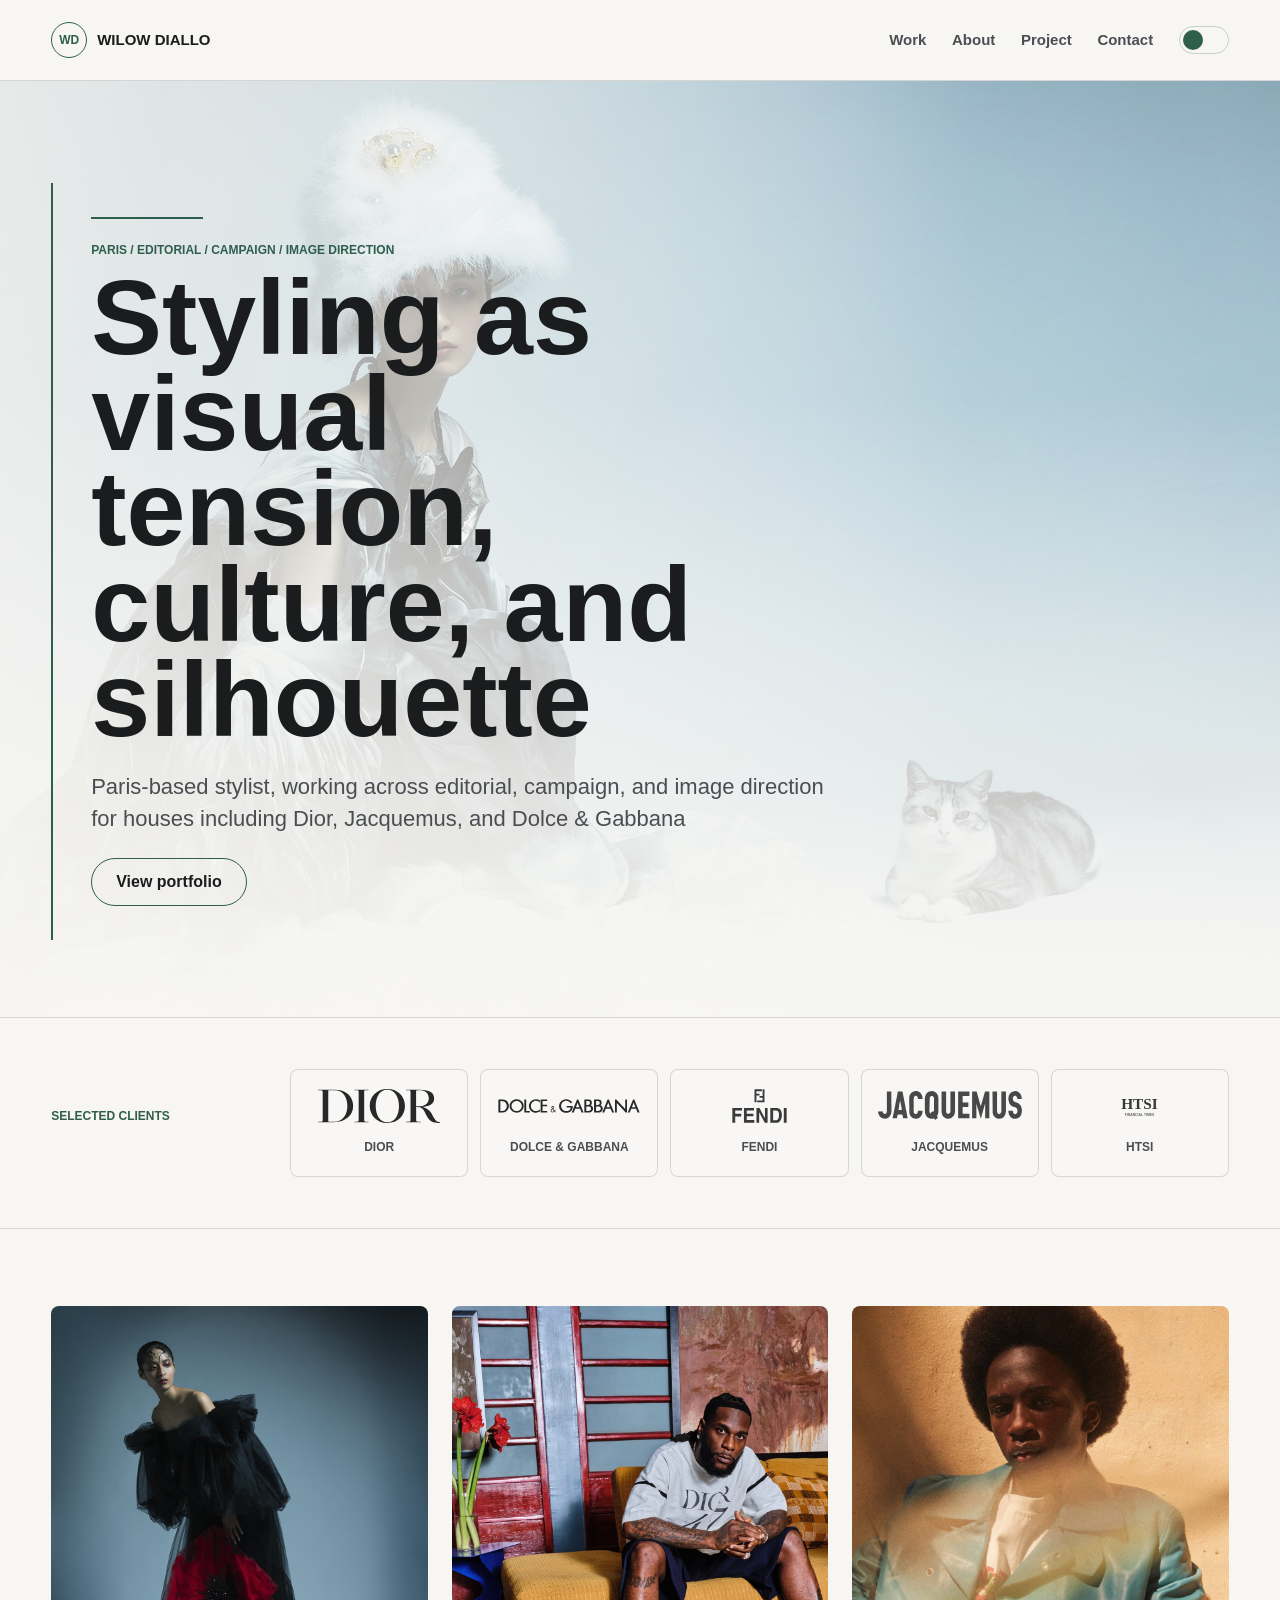
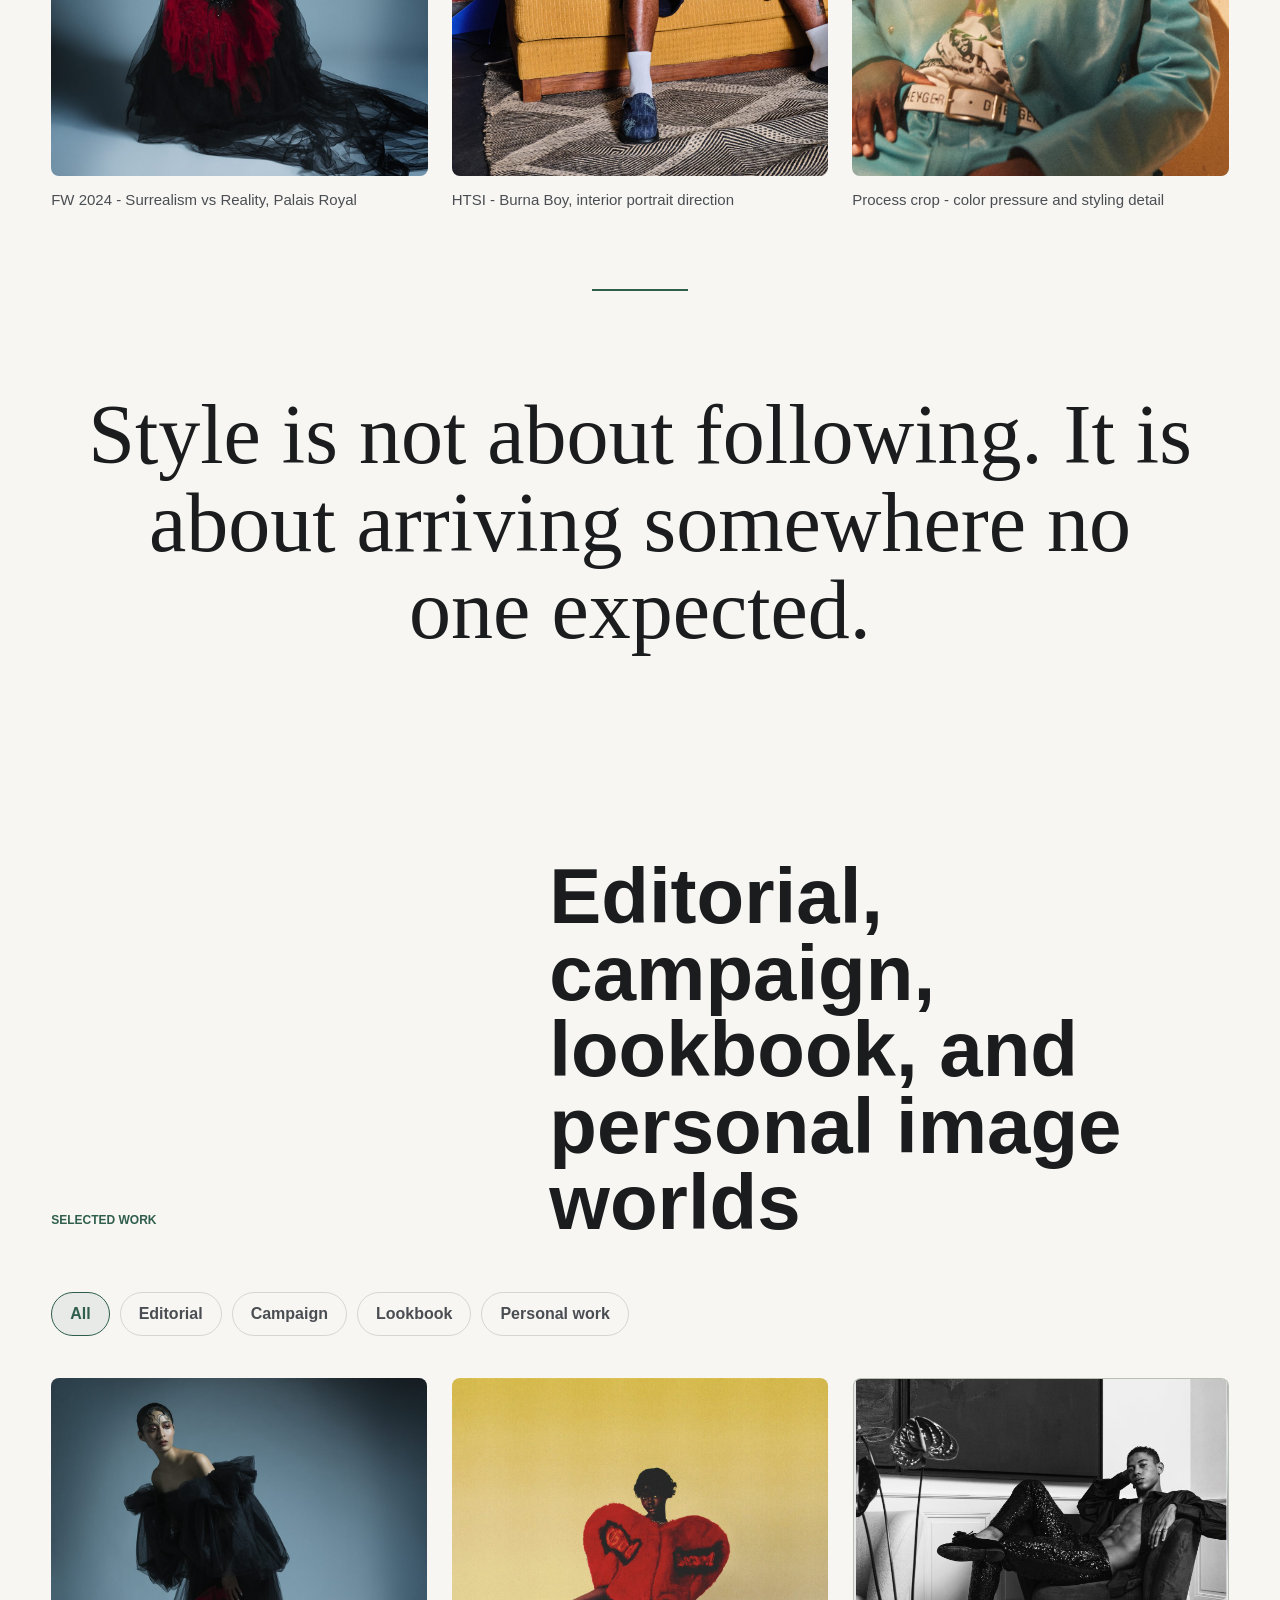
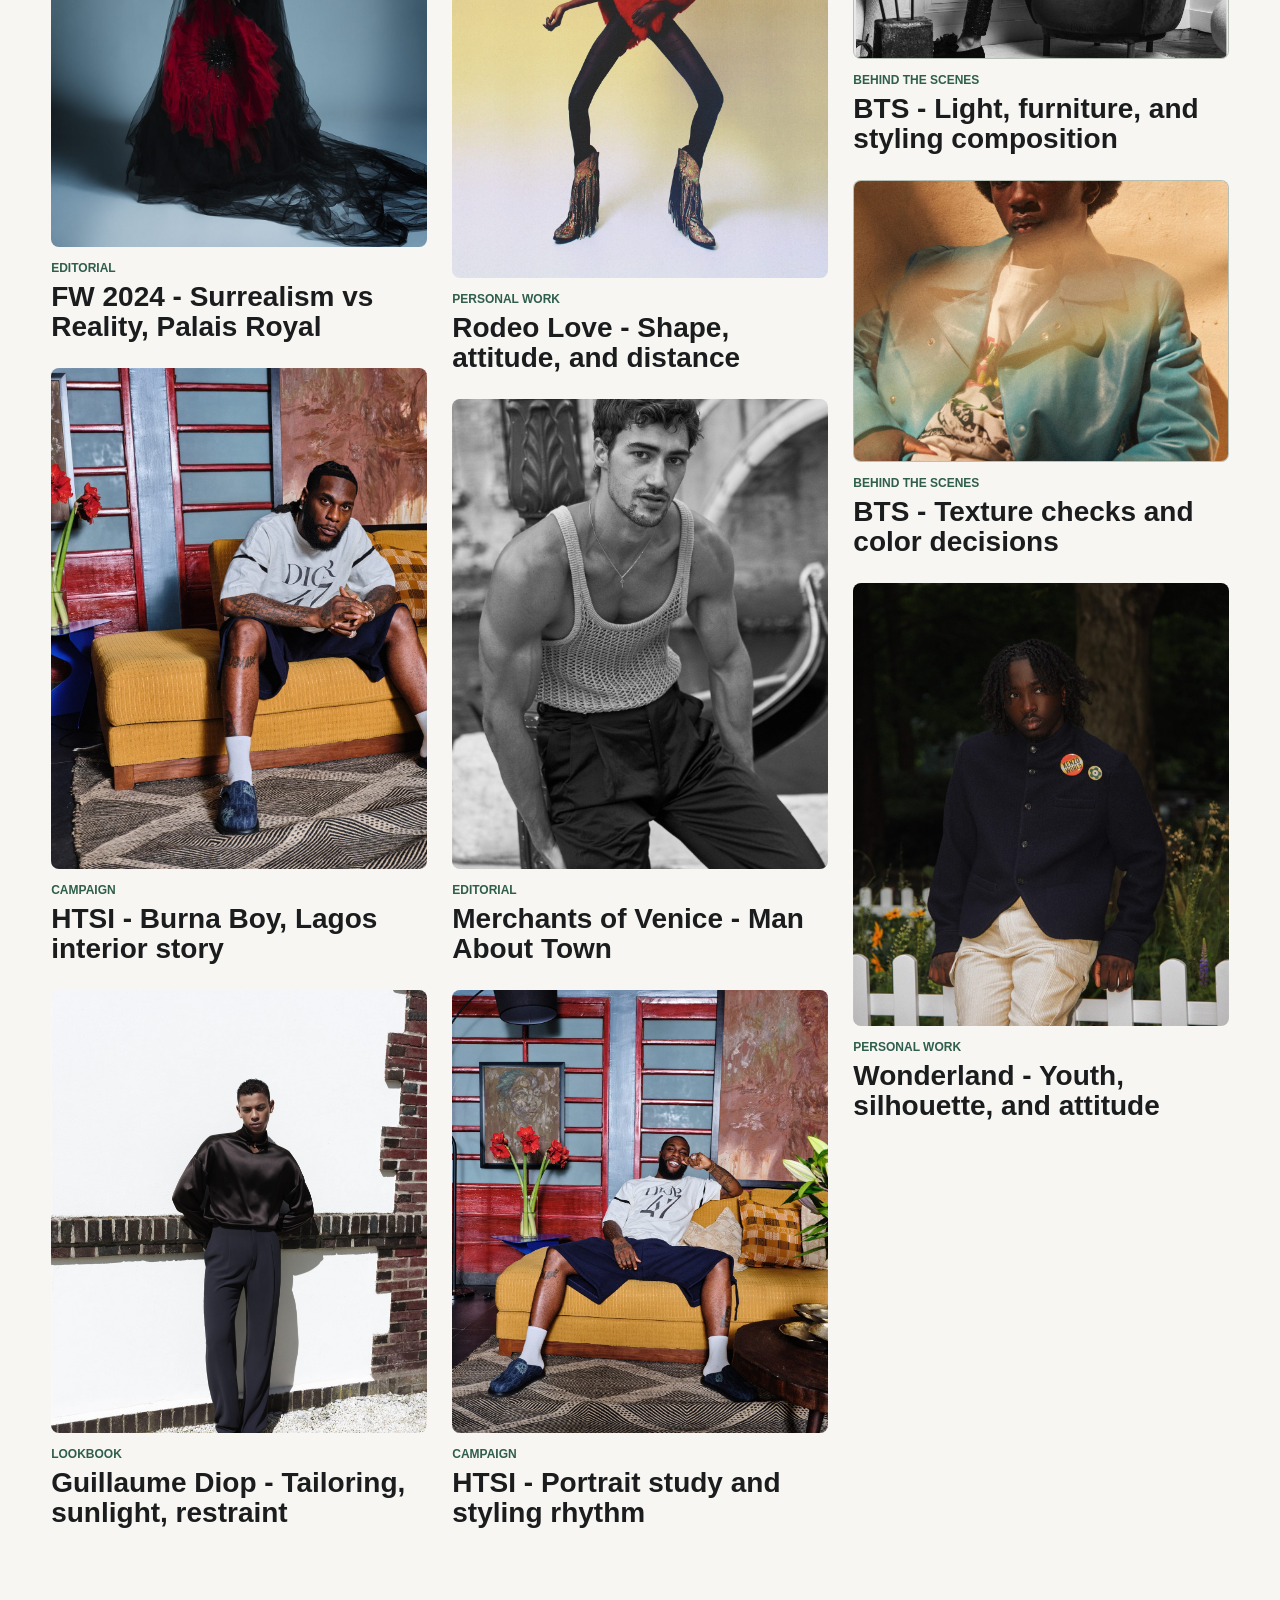
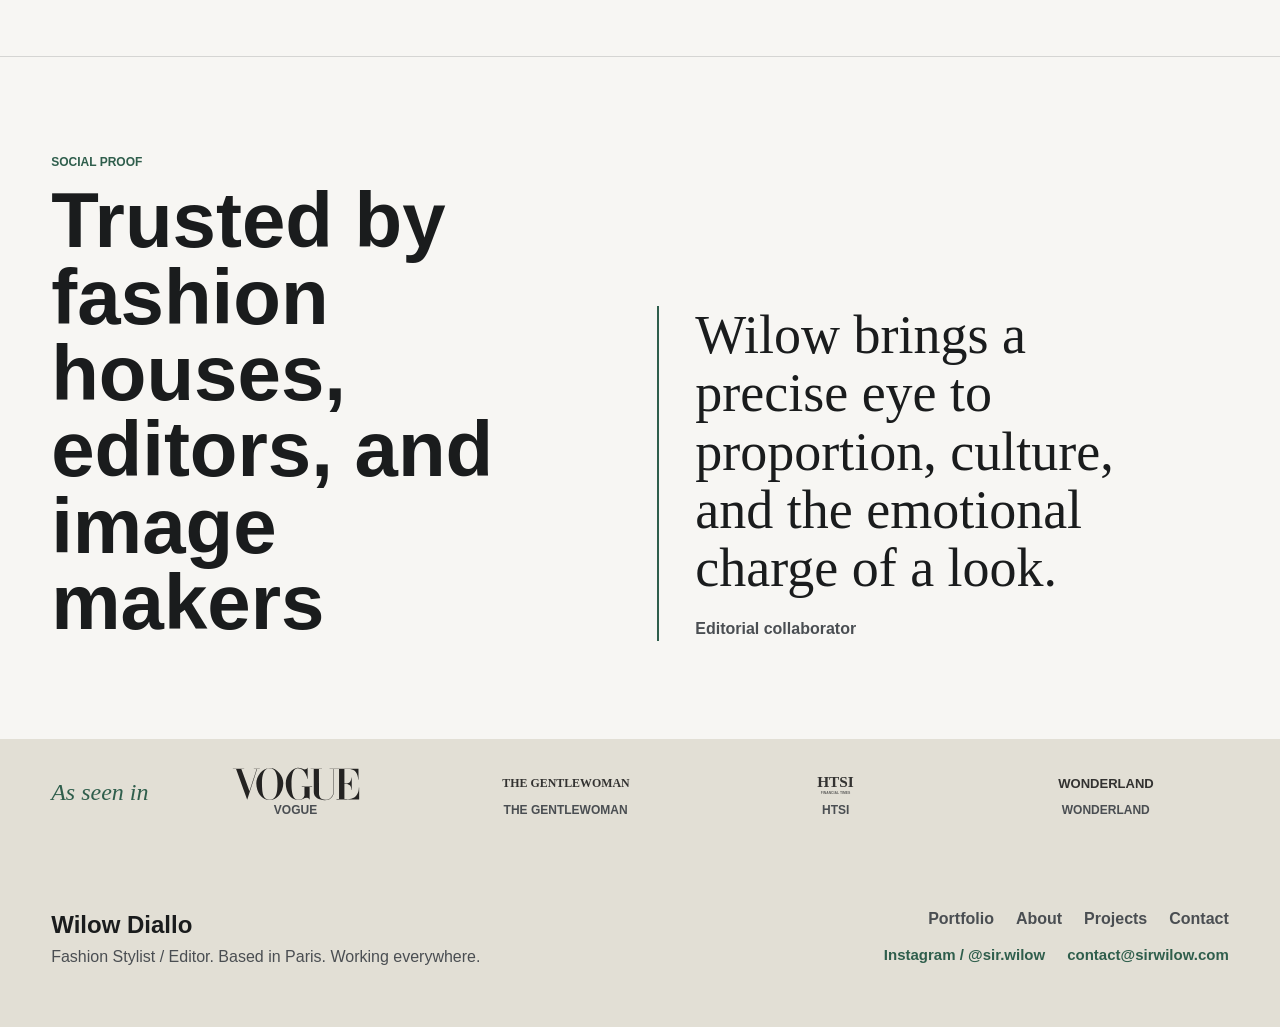
<file: index.html>
<!doctype html>
<html lang="en">
  <head>
    <meta charset="UTF-8" />
    <meta name="viewport" content="width=device-width, initial-scale=1.0" />
    <meta
      name="description"
      content="Wilow Diallo, Paris-based fashion stylist and editor working across editorial, campaign, and image direction."
    />
    <title>Wilow Diallo - Fashion Stylist / Editor</title>
    <link rel="icon" href="favicon.svg" type="image/svg+xml" />
    <link rel="stylesheet" href="styles.css" />
    <script src="script.js" defer></script>
  </head>
  <body>
    <header class="site-header">
      <a class="brand" href="index.html" aria-label="Wilow Diallo home">
        <span class="brand-mark">WD</span>
        <span>Wilow Diallo</span>
      </a>
      <nav class="site-nav" aria-label="Primary navigation">
        <a href="#portfolio">Work</a>
        <a href="about.html">About</a>
        <a href="projects/index.html">Project</a>
        <a href="contact.html">Contact</a>
        <button class="theme-toggle" type="button" aria-label="Toggle dark mode">
          <span aria-hidden="true"></span>
        </button>
      </nav>
    </header>

    <main>
      <section class="hero hero--image-led" aria-labelledby="hero-title">
        <figure class="hero-media reveal">
          <img
            src="assets/selected/hero-surrealism.jpg"
            alt="Wide editorial image with pale blue sculptural styling against a cool studio backdrop"
          />
        </figure>
        <div class="hero-panel reveal">
          <p class="eyebrow">Paris / Editorial / Campaign / Image Direction</p>
          <h1 id="hero-title">Styling as visual tension, culture, and silhouette</h1>
          <p class="hero-signature">
            Paris-based stylist, working across editorial, campaign, and image direction
            for houses including Dior, Jacquemus, and Dolce &amp; Gabbana
          </p>
          <a class="button" href="#portfolio">View portfolio</a>
        </div>
      </section>

      <section class="logo-band reveal" aria-labelledby="client-title">
        <div class="band-heading">
          <p class="eyebrow" id="client-title">Selected Clients</p>
        </div>
        <div class="logo-grid">
          <figure class="logo-card">
            <img src="assets/logos/dior.svg" alt="Dior logo" />
            <figcaption>Dior</figcaption>
          </figure>
          <figure class="logo-card">
            <img src="assets/logos/dolce-gabbana.svg" alt="Dolce and Gabbana logo" />
            <figcaption>Dolce &amp; Gabbana</figcaption>
          </figure>
          <figure class="logo-card">
            <img src="assets/logos/fendi.svg" alt="Fendi logo" />
            <figcaption>Fendi</figcaption>
          </figure>
          <figure class="logo-card">
            <img src="assets/logos/jacquemus.svg" alt="Jacquemus logo" />
            <figcaption>Jacquemus</figcaption>
          </figure>
          <figure class="logo-card">
            <img src="assets/logos/htsi.svg" alt="HTSI wordmark" />
            <figcaption>HTSI</figcaption>
          </figure>
        </div>
      </section>

      <section class="intro-grid" aria-label="Selected visual direction">
        <figure class="reveal">
          <img
            src="assets/selected/surrealism-red.jpg"
            alt="Editorial look in black volume with a red sculptural detail"
          />
          <figcaption>FW 2024 - Surrealism vs Reality, Palais Royal</figcaption>
        </figure>
        <figure class="reveal">
          <img
            src="assets/selected/burna-wide.jpg"
            alt="Campaign portrait in a richly colored interior"
          />
          <figcaption>HTSI - Burna Boy, interior portrait direction</figcaption>
        </figure>
        <figure class="reveal">
          <img
            src="assets/selected/mood-warm.jpg"
            alt="Warm editorial styling detail with blue leather and red accessories"
          />
          <figcaption>Process crop - color pressure and styling detail</figcaption>
        </figure>
      </section>

      <section class="manifesto reveal" aria-label="Manifesto">
        <p>Style is not about following. It is about arriving somewhere no one expected.</p>
      </section>

      <section class="portfolio-section" id="portfolio" aria-labelledby="portfolio-title">
        <div class="section-heading reveal">
          <p class="eyebrow">Selected Work</p>
          <h2 id="portfolio-title">Editorial, campaign, lookbook, and personal image worlds</h2>
        </div>

        <div class="filter-bar reveal" role="group" aria-label="Filter portfolio categories">
          <button class="filter-button is-active" type="button" data-filter="all" aria-pressed="true">
            All
          </button>
          <button class="filter-button" type="button" data-filter="editorial" aria-pressed="false">
            Editorial
          </button>
          <button class="filter-button" type="button" data-filter="campaign" aria-pressed="false">
            Campaign
          </button>
          <button class="filter-button" type="button" data-filter="lookbook" aria-pressed="false">
            Lookbook
          </button>
          <button class="filter-button" type="button" data-filter="personal" aria-pressed="false">
            Personal work
          </button>
        </div>

        <div class="portfolio-masonry">
          <article class="portfolio-card reveal" data-category="editorial">
            <a href="projects/work.html?project=surrealism-vs-reality">
              <img
                src="assets/selected/surrealism-red.jpg"
                alt="Surrealism vs Reality full editorial look"
              />
              <span class="project-link">Open project</span>
            </a>
            <p class="category">Editorial</p>
            <h3>FW 2024 - Surrealism vs Reality, Palais Royal</h3>
          </article>

          <article class="portfolio-card reveal" data-category="campaign">
            <a href="projects/work.html?project=burna-boy">
              <img
                src="assets/selected/burna-wide.jpg"
                alt="Burna Boy campaign image styled in a warm interior"
              />
              <span class="project-link">Open project</span>
            </a>
            <p class="category">Campaign</p>
            <h3>HTSI - Burna Boy, Lagos interior story</h3>
          </article>

          <article class="portfolio-card reveal" data-category="lookbook">
            <a href="projects/work.html?project=guillaume-diop">
              <img
                src="assets/selected/guillaume-wide.jpg"
                alt="Guillaume Diop lookbook image against a white wall"
              />
              <span class="project-link">Open project</span>
            </a>
            <p class="category">Lookbook</p>
            <h3>Guillaume Diop - Tailoring, sunlight, restraint</h3>
          </article>

          <article class="portfolio-card reveal" data-category="personal">
            <a href="projects/work.html?project=rodeo-love">
              <img
                src="assets/selected/rodeo-love.jpg"
                alt="Personal work image with a red sculptural garment"
              />
              <span class="project-link">Open project</span>
            </a>
            <p class="category">Personal work</p>
            <h3>Rodeo Love - Shape, attitude, and distance</h3>
          </article>

          <article class="portfolio-card reveal" data-category="editorial">
            <a href="projects/work.html?project=merchants-of-venice">
              <img
                src="assets/selected/merchants-venice.jpg"
                alt="Black-and-white editorial portrait in Venice"
              />
              <span class="project-link">Open project</span>
            </a>
            <p class="category">Editorial</p>
            <h3>Merchants of Venice - Man About Town</h3>
          </article>

          <article class="portfolio-card reveal" data-category="campaign">
            <a href="projects/work.html?project=burna-boy">
              <img
                src="assets/selected/burna-portrait.jpg"
                alt="Campaign portrait with direct gaze and layered styling"
              />
              <span class="project-link">Open project</span>
            </a>
            <p class="category">Campaign</p>
            <h3>HTSI - Portrait study and styling rhythm</h3>
          </article>

          <article class="portfolio-card bts reveal" data-category="editorial">
            <a href="projects/work.html?project=guillaume-diop#process">
              <img
                src="assets/selected/guillaume-process.jpg"
                alt="Behind-the-scenes black-and-white set image"
              />
              <span class="project-link">Open project</span>
            </a>
            <p class="category">Behind the scenes</p>
            <h3>BTS - Light, furniture, and styling composition</h3>
          </article>

          <article class="portfolio-card bts reveal" data-category="lookbook">
            <a href="projects/work.html?project=promising-debut">
              <img
                src="assets/selected/mood-warm.jpg"
                alt="Behind-the-scenes styling detail with warm light"
              />
              <span class="project-link">Open project</span>
            </a>
            <p class="category">Behind the scenes</p>
            <h3>BTS - Texture checks and color decisions</h3>
          </article>

          <article class="portfolio-card reveal" data-category="personal">
            <a href="projects/work.html?project=wonderland">
              <img
                src="assets/selected/wonderland.jpg"
                alt="Wonderland editorial portrait in a dark jacket"
              />
              <span class="project-link">Open project</span>
            </a>
            <p class="category">Personal work</p>
            <h3>Wonderland - Youth, silhouette, and attitude</h3>
          </article>
        </div>
      </section>

      <section class="proof-grid reveal" aria-labelledby="proof-title">
        <div>
          <p class="eyebrow">Social Proof</p>
          <h2 id="proof-title">Trusted by fashion houses, editors, and image makers</h2>
        </div>
        <blockquote>
          <p>
            Wilow brings a precise eye to proportion, culture, and the emotional charge
            of a look.
          </p>
          <cite>Editorial collaborator</cite>
        </blockquote>
      </section>

      <section class="press-strip reveal" aria-label="As seen in">
        <p>As seen in</p>
        <figure>
          <img src="assets/logos/vogue.svg" alt="Vogue logo" />
          <figcaption>Vogue</figcaption>
        </figure>
        <figure>
          <img src="assets/logos/gentlewoman.svg" alt="The Gentlewoman wordmark" />
          <figcaption>The Gentlewoman</figcaption>
        </figure>
        <figure>
          <img src="assets/logos/htsi.svg" alt="HTSI wordmark" />
          <figcaption>HTSI</figcaption>
        </figure>
        <figure>
          <img src="assets/logos/wonderland.svg" alt="Wonderland wordmark" />
          <figcaption>WONDERLAND</figcaption>
        </figure>
      </section>
    </main>

    <footer class="site-footer">
      <div>
        <p class="footer-title">Wilow Diallo</p>
        <p>Fashion Stylist / Editor. Based in Paris. Working everywhere.</p>
      </div>
      <div class="footer-links">
        <nav aria-label="Footer navigation">
          <a href="#portfolio">Portfolio</a>
          <a href="about.html">About</a>
          <a href="projects/index.html">Projects</a>
          <a href="contact.html">Contact</a>
        </nav>
        <div class="footer-contact">
          <a href="https://www.instagram.com/sir.wilow" target="_blank" rel="noreferrer">
            Instagram / @sir.wilow
          </a>
          <a href="mailto:contact@sirwilow.com">contact@sirwilow.com</a>
        </div>
      </div>
    </footer>
  </body>
</html>
</file>
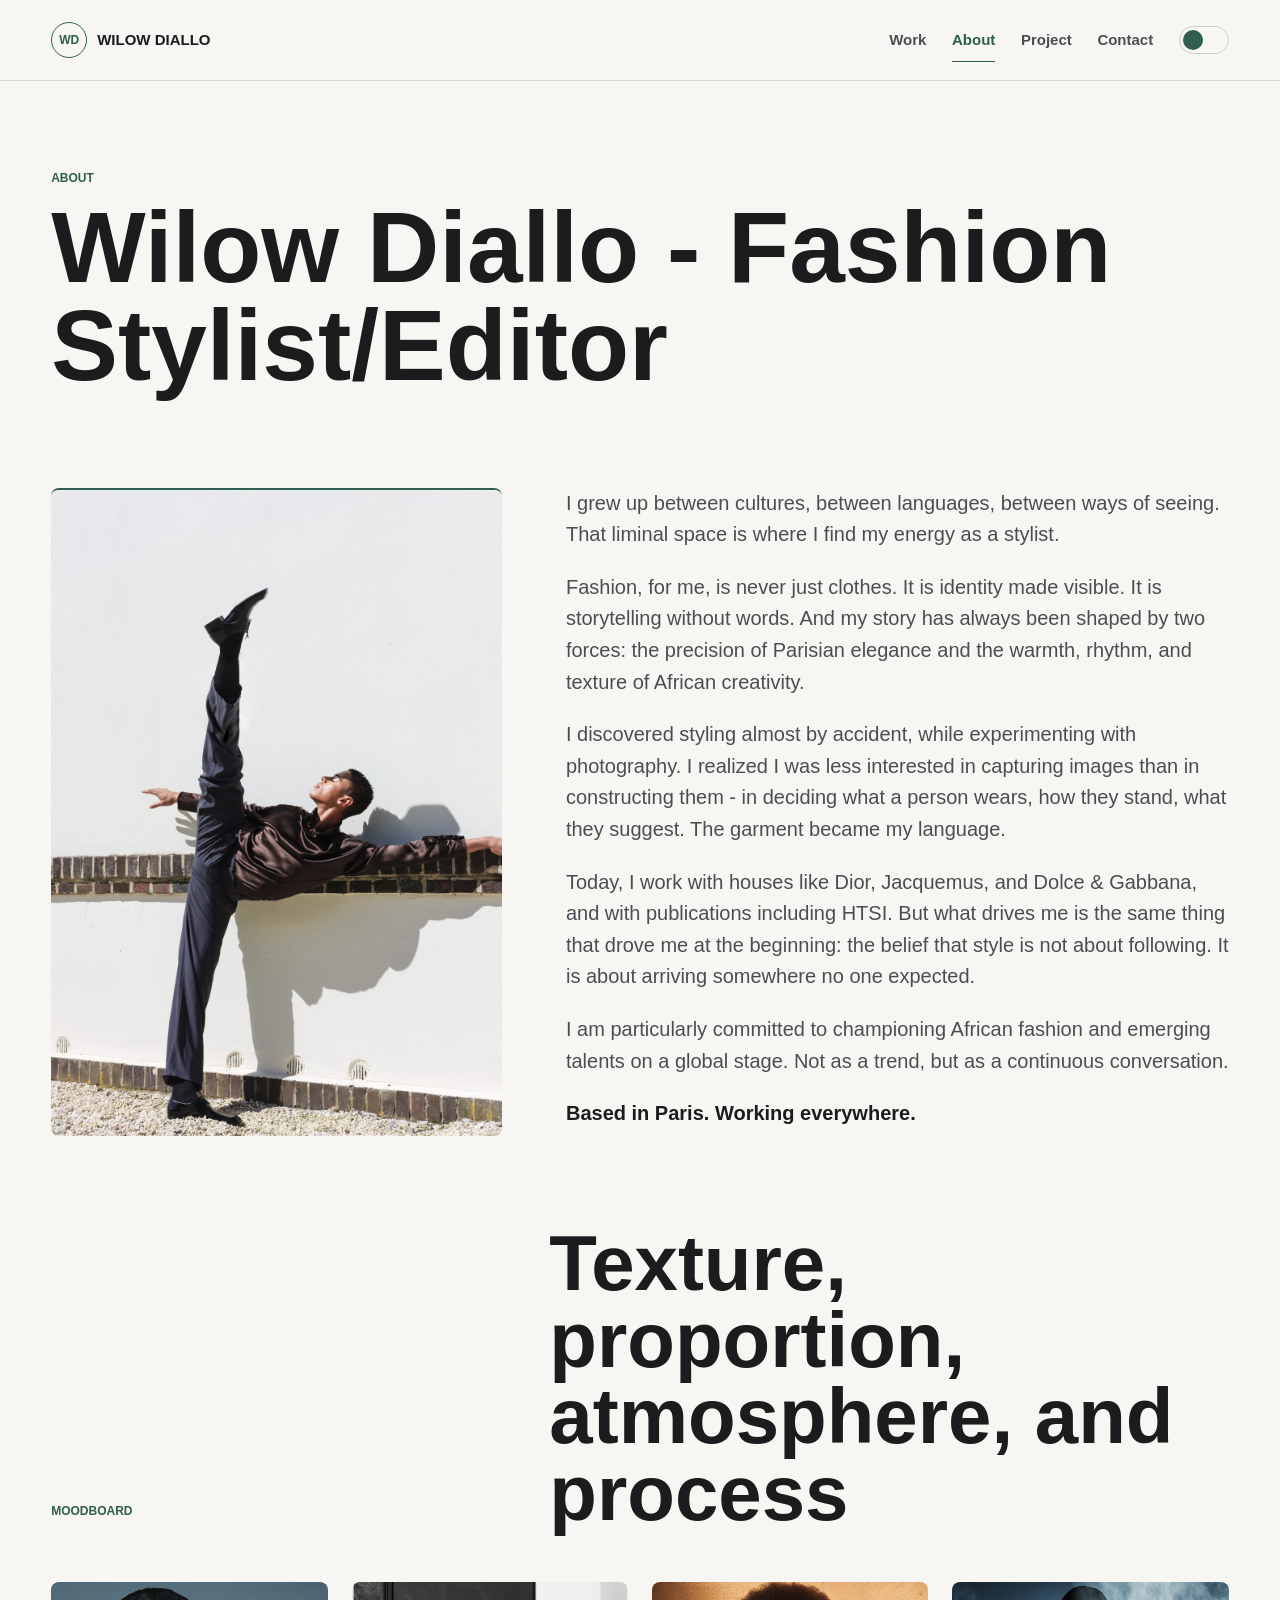
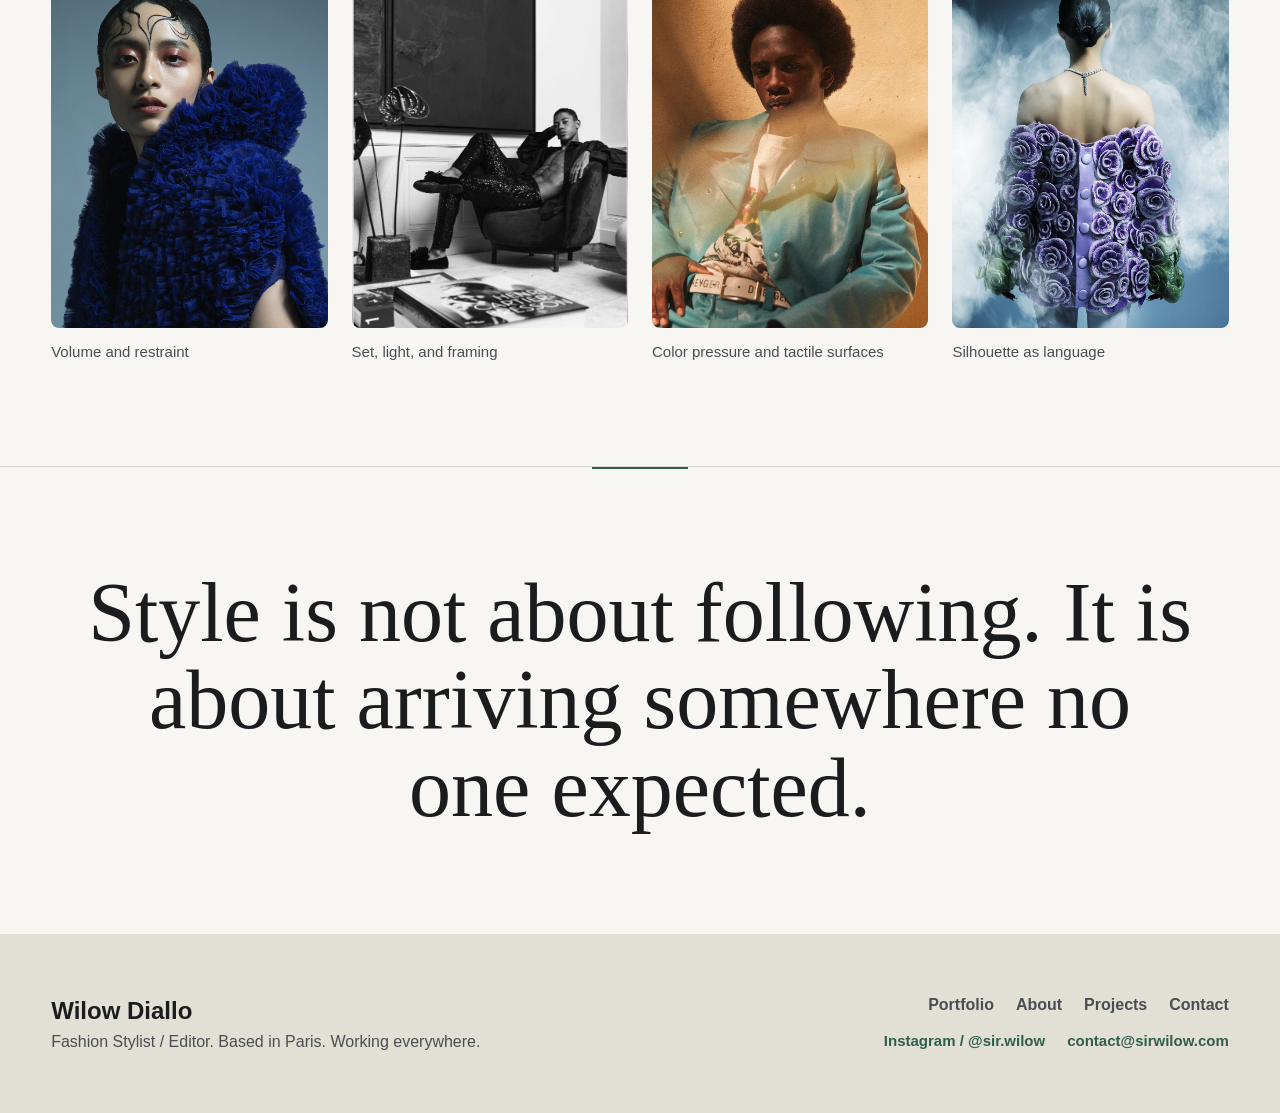
<file: about.html>
<!doctype html>
<html lang="en">
  <head>
    <meta charset="UTF-8" />
    <meta name="viewport" content="width=device-width, initial-scale=1.0" />
    <meta
      name="description"
      content="About Wilow Diallo, Paris-based fashion stylist and editor."
    />
    <title>About - Wilow Diallo</title>
    <link rel="icon" href="favicon.svg" type="image/svg+xml" />
    <link rel="stylesheet" href="styles.css" />
    <script src="script.js" defer></script>
  </head>
  <body>
    <header class="site-header">
      <a class="brand" href="index.html" aria-label="Wilow Diallo home">
        <span class="brand-mark">WD</span>
        <span>Wilow Diallo</span>
      </a>
      <nav class="site-nav" aria-label="Primary navigation">
        <a href="index.html#portfolio">Work</a>
        <a href="about.html" aria-current="page">About</a>
        <a href="projects/index.html">Project</a>
        <a href="contact.html">Contact</a>
        <button class="theme-toggle" type="button" aria-label="Toggle dark mode">
          <span aria-hidden="true"></span>
        </button>
      </nav>
    </header>

    <main>
      <section class="about-landing" aria-labelledby="about-title">
        <div class="about-title reveal">
          <p class="eyebrow">About</p>
          <h1 id="about-title">Wilow Diallo - Fashion Stylist/Editor</h1>
        </div>
        <figure class="about-portrait reveal">
          <img
            src="assets/selected/guillaume-portrait.jpg"
            alt="Professional portrait direction with clean tailoring and light"
          />
        </figure>
        <div class="bio-text reveal">
          <p>
            I grew up between cultures, between languages, between ways of seeing.
            That liminal space is where I find my energy as a stylist.
          </p>
          <p>
            Fashion, for me, is never just clothes. It is identity made visible.
            It is storytelling without words. And my story has always been shaped
            by two forces: the precision of Parisian elegance and the warmth,
            rhythm, and texture of African creativity.
          </p>
          <p>
            I discovered styling almost by accident, while experimenting with
            photography. I realized I was less interested in capturing images than
            in constructing them - in deciding what a person wears, how they stand,
            what they suggest. The garment became my language.
          </p>
          <p>
            Today, I work with houses like Dior, Jacquemus, and Dolce &amp; Gabbana,
            and with publications including HTSI. But what drives me is the same
            thing that drove me at the beginning: the belief that style is not about
            following. It is about arriving somewhere no one expected.
          </p>
          <p>
            I am particularly committed to championing African fashion and emerging
            talents on a global stage. Not as a trend, but as a continuous conversation.
          </p>
          <p>Based in Paris. Working everywhere.</p>
        </div>
      </section>

      <section class="about-mosaic" aria-labelledby="about-mosaic-title">
        <div class="section-heading reveal">
          <p class="eyebrow">Moodboard</p>
          <h2 id="about-mosaic-title">Texture, proportion, atmosphere, and process</h2>
        </div>
        <div class="mosaic-grid">
          <figure class="reveal">
            <img src="assets/selected/surrealism-blue-detail.jpg" alt="Blue sculptural styling detail" />
            <figcaption>Volume and restraint</figcaption>
          </figure>
          <figure class="reveal">
            <img src="assets/selected/guillaume-process.jpg" alt="Black-and-white interior setup image" />
            <figcaption>Set, light, and framing</figcaption>
          </figure>
          <figure class="reveal">
            <img src="assets/selected/mood-warm.jpg" alt="Warm styling crop with strong shadow" />
            <figcaption>Color pressure and tactile surfaces</figcaption>
          </figure>
          <figure class="reveal">
            <img src="assets/selected/surrealism-smoke.jpg" alt="Editorial styling from behind with sculptural texture" />
            <figcaption>Silhouette as language</figcaption>
          </figure>
        </div>
      </section>

      <section class="manifesto page-manifesto reveal" aria-label="Manifesto">
        <p>Style is not about following. It is about arriving somewhere no one expected.</p>
      </section>
    </main>

    <footer class="site-footer">
      <div>
        <p class="footer-title">Wilow Diallo</p>
        <p>Fashion Stylist / Editor. Based in Paris. Working everywhere.</p>
      </div>
      <div class="footer-links">
        <nav aria-label="Footer navigation">
          <a href="index.html#portfolio">Portfolio</a>
          <a href="about.html">About</a>
          <a href="projects/index.html">Projects</a>
          <a href="contact.html">Contact</a>
        </nav>
        <div class="footer-contact">
          <a href="https://www.instagram.com/sir.wilow" target="_blank" rel="noreferrer">
            Instagram / @sir.wilow
          </a>
          <a href="mailto:contact@sirwilow.com">contact@sirwilow.com</a>
        </div>
      </div>
    </footer>
  </body>
</html>
</file>
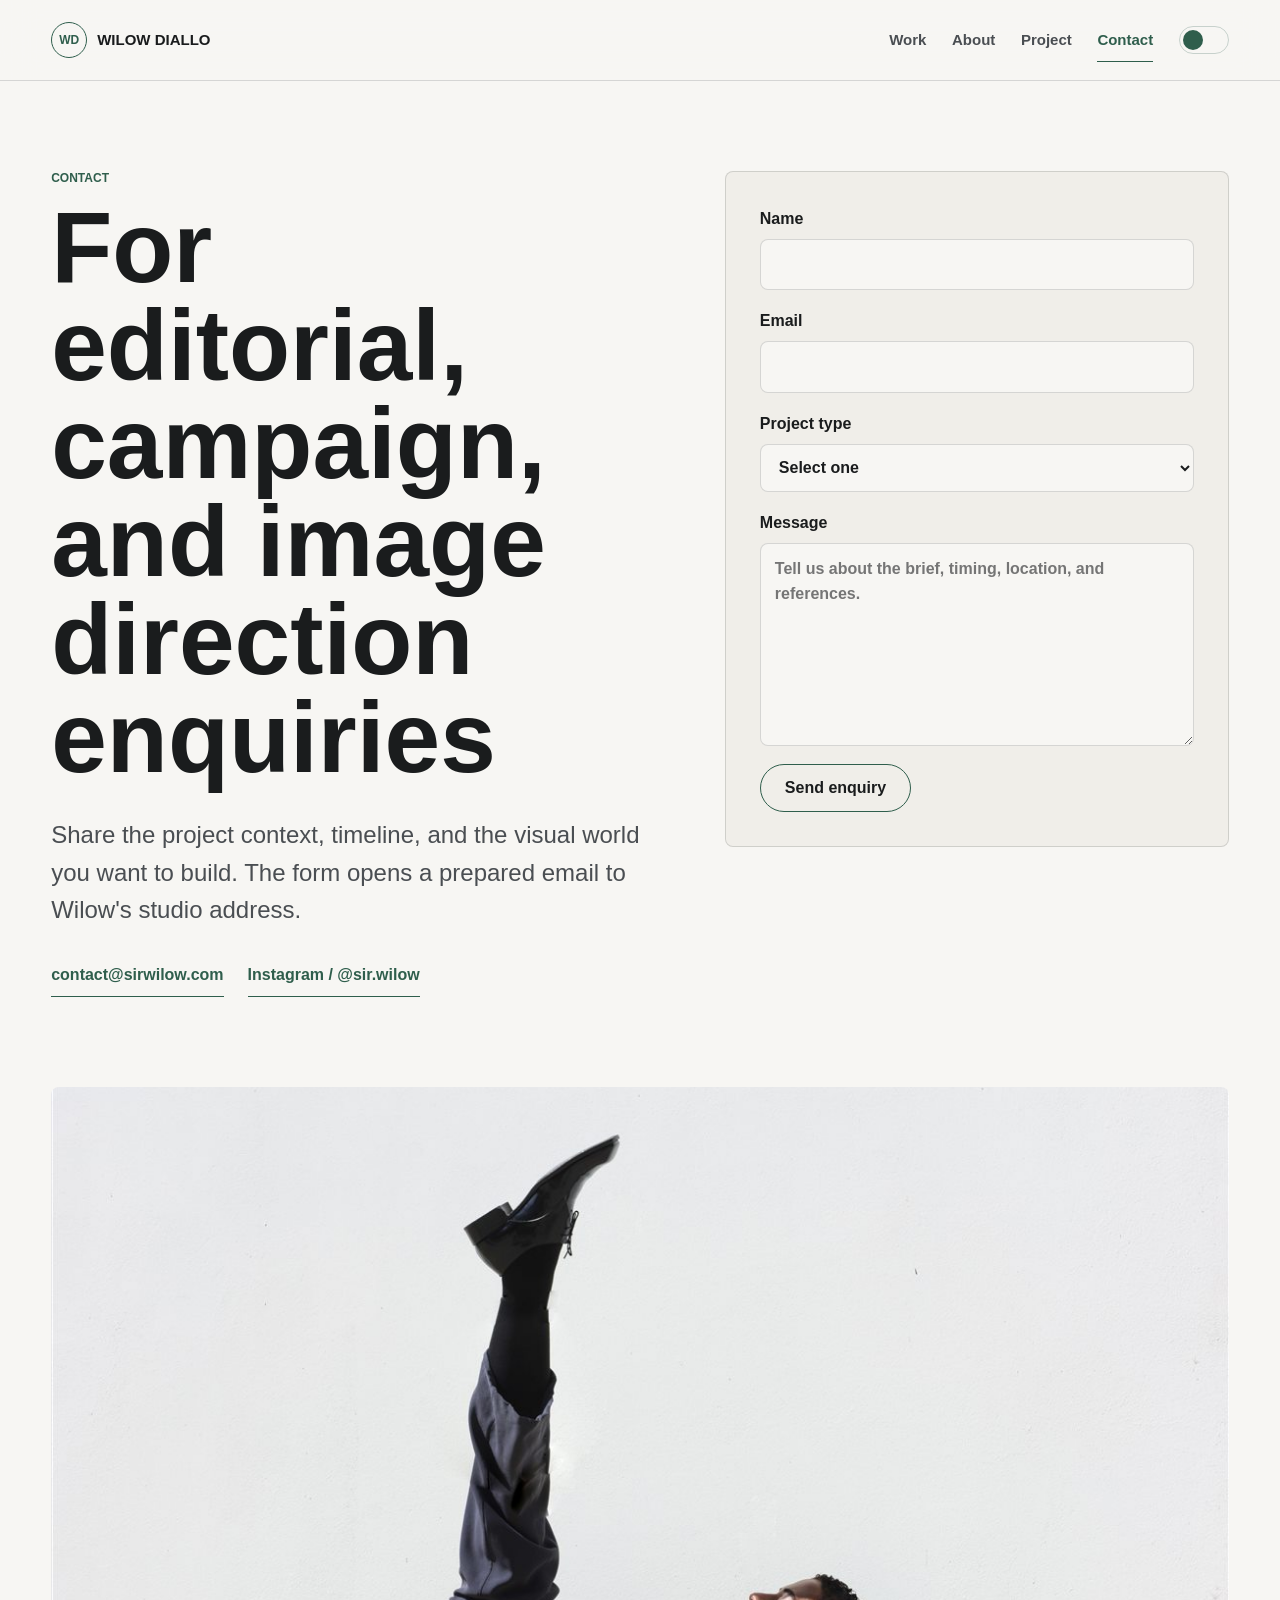
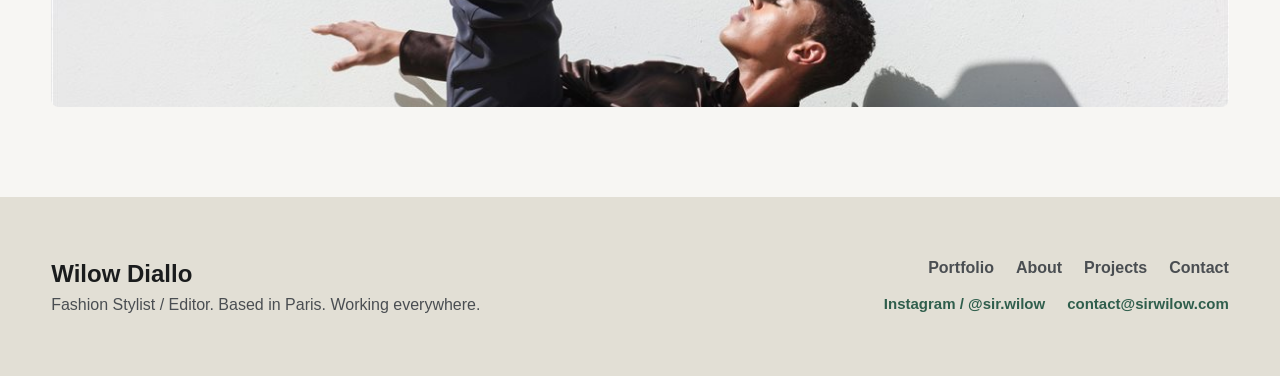
<file: contact.html>
<!doctype html>
<html lang="en">
  <head>
    <meta charset="UTF-8" />
    <meta name="viewport" content="width=device-width, initial-scale=1.0" />
    <meta
      name="description"
      content="Contact Wilow Diallo for editorial, campaign, lookbook, and image direction enquiries."
    />
    <title>Contact - Wilow Diallo</title>
    <link rel="icon" href="favicon.svg" type="image/svg+xml" />
    <link rel="stylesheet" href="styles.css" />
    <script src="script.js" defer></script>
  </head>
  <body>
    <header class="site-header">
      <a class="brand" href="index.html" aria-label="Wilow Diallo home">
        <span class="brand-mark">WD</span>
        <span>Wilow Diallo</span>
      </a>
      <nav class="site-nav" aria-label="Primary navigation">
        <a href="index.html#portfolio">Work</a>
        <a href="about.html">About</a>
        <a href="projects/index.html">Project</a>
        <a href="contact.html" aria-current="page">Contact</a>
        <button class="theme-toggle" type="button" aria-label="Toggle dark mode">
          <span aria-hidden="true"></span>
        </button>
      </nav>
    </header>

    <main>
      <section class="contact-page" aria-labelledby="contact-title">
        <div class="contact-copy reveal">
          <p class="eyebrow">Contact</p>
          <h1 id="contact-title">For editorial, campaign, and image direction enquiries</h1>
          <p>
            Share the project context, timeline, and the visual world you want to build.
            The form opens a prepared email to Wilow's studio address.
          </p>
          <div class="contact-links">
            <a class="text-link" href="mailto:contact@sirwilow.com">contact@sirwilow.com</a>
            <a
              class="text-link"
              href="https://www.instagram.com/sir.wilow"
              target="_blank"
              rel="noreferrer"
            >
              Instagram / @sir.wilow
            </a>
          </div>
        </div>

        <form
          class="contact-form reveal"
          action="mailto:contact@sirwilow.com"
          method="post"
          enctype="text/plain"
          data-contact-form
        >
          <label>
            Name
            <input name="name" type="text" autocomplete="name" required />
          </label>
          <label>
            Email
            <input name="email" type="email" autocomplete="email" required />
          </label>
          <label>
            Project type
            <select name="project_type" required>
              <option value="">Select one</option>
              <option>Editorial</option>
              <option>Campaign</option>
              <option>Lookbook</option>
              <option>Personal styling</option>
              <option>Image direction</option>
            </select>
          </label>
          <label>
            Message
            <textarea
              name="message"
              rows="7"
              placeholder="Tell us about the brief, timing, location, and references."
              required
            ></textarea>
          </label>
          <button class="button" type="submit">Send enquiry</button>
        </form>
      </section>

      <section class="contact-image-band reveal" aria-label="Contact visual">
        <img
          src="assets/selected/guillaume-portrait.jpg"
          alt="Black-and-white editorial portrait used as a contact page image"
        />
      </section>
    </main>

    <footer class="site-footer">
      <div>
        <p class="footer-title">Wilow Diallo</p>
        <p>Fashion Stylist / Editor. Based in Paris. Working everywhere.</p>
      </div>
      <div class="footer-links">
        <nav aria-label="Footer navigation">
          <a href="index.html#portfolio">Portfolio</a>
          <a href="about.html">About</a>
          <a href="projects/index.html">Projects</a>
          <a href="contact.html">Contact</a>
        </nav>
        <div class="footer-contact">
          <a href="https://www.instagram.com/sir.wilow" target="_blank" rel="noreferrer">
            Instagram / @sir.wilow
          </a>
          <a href="mailto:contact@sirwilow.com">contact@sirwilow.com</a>
        </div>
      </div>
    </footer>
  </body>
</html>
</file>
<file: styles.css>
:root {
  --color-willow-green: #2f5e4c;
  --color-paris-night: #1a1c1d;
  --color-quiet-grey: #4a4e52;
  --color-paper-white: #f7f6f3;
  --color-raw-linen: #e2dfd5;
  --color-line: rgba(26, 28, 29, 0.15);
  --color-soft-line: rgba(47, 94, 76, 0.24);
  --color-panel: rgba(247, 246, 243, 0.9);
  --font-body: "ABC Ginto Text", "ABC Ginto", "Inter", "Helvetica Neue", Arial, sans-serif;
  --font-heading: "SangBleu Sans", "GT America Compact", "Arial Narrow", Arial, sans-serif;
  --font-signature: "Apoc", "Reforma", Georgia, "Times New Roman", serif;
  --page-margin: clamp(18px, 4vw, 58px);
  --max-width: 1480px;
  --radius: 8px;
  --ease: cubic-bezier(0.22, 1, 0.36, 1);
}

* {
  box-sizing: border-box;
}

html {
  scroll-behavior: smooth;
}

body {
  min-width: 320px;
  margin: 0;
  background: var(--color-paper-white);
  color: var(--color-paris-night);
  font-family: var(--font-body);
  font-size: 16px;
  line-height: 1.58;
  transition: background-color 220ms ease, color 220ms ease;
}

body.dark-mode {
  --color-paris-night: #e8e6df;
  --color-quiet-grey: rgba(232, 230, 223, 0.72);
  --color-paper-white: #121314;
  --color-raw-linen: #1b1d1d;
  --color-line: rgba(232, 230, 223, 0.16);
  --color-soft-line: rgba(47, 94, 76, 0.52);
  --color-panel: rgba(18, 19, 20, 0.86);
}

img {
  display: block;
  width: 100%;
  height: auto;
  object-fit: cover;
}

a {
  color: inherit;
  text-decoration: none;
}

a,
button,
input,
select,
textarea {
  -webkit-tap-highlight-color: transparent;
}

button,
input,
select,
textarea {
  font: inherit;
}

h1,
h2,
h3,
p,
figure,
blockquote {
  margin-top: 0;
}

h1,
h2,
h3 {
  color: var(--color-paris-night);
  font-family: var(--font-heading);
  font-weight: 900;
  letter-spacing: 0;
  line-height: 0.98;
}

h1 {
  max-width: 12ch;
  margin-bottom: clamp(18px, 3vw, 30px);
  font-size: 6.25rem;
}

h2 {
  max-width: 13ch;
  margin-bottom: 0;
  font-size: 4.875rem;
}

h3 {
  margin-bottom: 0;
  font-size: 1.75rem;
  line-height: 1.08;
}

::selection {
  background: rgba(47, 94, 76, 0.2);
}

.site-header {
  position: sticky;
  top: 0;
  z-index: 20;
  display: flex;
  align-items: center;
  justify-content: space-between;
  gap: 24px;
  width: min(100%, var(--max-width));
  margin: 0 auto;
  padding: 18px var(--page-margin);
  border-bottom: 1px solid var(--color-line);
  background: var(--color-paper-white);
  background: color-mix(in srgb, var(--color-paper-white) 92%, transparent);
  backdrop-filter: blur(18px);
}

.brand {
  display: inline-flex;
  align-items: center;
  gap: 10px;
  min-height: 44px;
  color: var(--color-paris-night);
  font-family: var(--font-heading);
  font-size: 15px;
  font-weight: 900;
  letter-spacing: 0;
  text-transform: uppercase;
}

.brand-mark {
  display: grid;
  place-items: center;
  width: 36px;
  height: 36px;
  border: 1px solid var(--color-willow-green);
  border-radius: 50%;
  color: var(--color-willow-green);
  font-size: 12px;
}

.site-nav {
  display: flex;
  align-items: center;
  justify-content: flex-end;
  flex-wrap: wrap;
  gap: clamp(10px, 2vw, 26px);
  color: var(--color-quiet-grey);
  font-size: 15px;
  font-weight: 700;
}

.site-nav a {
  display: inline-flex;
  align-items: center;
  min-height: 44px;
  border-bottom: 1px solid transparent;
  transition: border-color 170ms ease, color 170ms ease;
}

.site-nav a:hover,
.site-nav a[aria-current="page"] {
  border-color: var(--color-willow-green);
  color: var(--color-willow-green);
}

.theme-toggle {
  position: relative;
  display: inline-flex;
  align-items: center;
  width: 50px;
  min-width: 50px;
  height: 28px;
  padding: 3px;
  border: 1px solid var(--color-soft-line);
  border-radius: 999px;
  background: transparent;
  cursor: pointer;
}

.theme-toggle span {
  display: block;
  width: 20px;
  height: 20px;
  border-radius: 50%;
  background: var(--color-willow-green);
  transition: transform 180ms var(--ease);
}

body.dark-mode .theme-toggle span {
  transform: translateX(20px);
}

.hero,
.logo-band,
.intro-grid,
.portfolio-section,
.proof-grid,
.press-strip,
.about-landing,
.about-mosaic,
.contact-page,
.contact-image-band,
.project-page {
  width: min(100%, var(--max-width));
  margin: 0 auto;
  padding-inline: var(--page-margin);
}

.hero--image-led {
  position: relative;
  display: grid;
  grid-template-columns: minmax(0, 1fr);
  align-items: end;
  width: 100%;
  max-width: none;
  min-height: calc(100svh - 73px);
  padding: clamp(56px, 8vw, 118px) var(--page-margin) clamp(44px, 6vw, 86px);
  overflow: hidden;
}

.hero-media {
  position: absolute;
  inset: 0;
  z-index: 0;
  min-height: 0;
  margin: 0;
  overflow: hidden;
}

.hero-media::after {
  position: absolute;
  inset: 0;
  content: "";
  background:
    linear-gradient(0deg, rgba(247, 246, 243, 0.98) 0%, rgba(247, 246, 243, 0.76) 26%, rgba(247, 246, 243, 0.05) 66%),
    linear-gradient(90deg, rgba(247, 246, 243, 0.88) 0%, rgba(247, 246, 243, 0.62) 36%, rgba(247, 246, 243, 0.06) 76%);
}

.hero-media img {
  height: 100%;
  object-position: 52% 34%;
}

.hero-panel {
  position: relative;
  z-index: 1;
  width: min(900px, 100%);
  margin: 0;
  padding: clamp(18px, 3vw, 34px) 0 clamp(18px, 3vw, 34px) clamp(22px, 3vw, 38px);
  background: transparent;
  border-left: 2px solid var(--color-willow-green);
}

.hero-panel::before {
  display: block;
  width: 112px;
  height: 2px;
  margin-bottom: 24px;
  background: var(--color-willow-green);
  content: "";
}

.hero-panel h1 {
  max-width: 12ch;
  margin-bottom: 24px;
  font-size: 6.625rem;
  line-height: 0.9;
}

body.dark-mode .hero-media::after {
  background:
    linear-gradient(0deg, rgba(18, 19, 20, 0.95) 0%, rgba(18, 19, 20, 0.72) 30%, rgba(18, 19, 20, 0.1) 72%),
    linear-gradient(90deg, rgba(18, 19, 20, 0.86) 0%, rgba(18, 19, 20, 0.58) 38%, rgba(18, 19, 20, 0.06) 78%);
}

.hero .reveal {
  opacity: 1;
  transform: none;
  animation: hero-settle 720ms var(--ease) both;
}

.hero-signature {
  max-width: 760px;
  margin-bottom: 24px;
  color: var(--color-quiet-grey);
  font-size: 1.375rem;
  line-height: 1.42;
}

.eyebrow,
.category {
  margin: 0 0 12px;
  color: var(--color-willow-green);
  font-size: 12px;
  font-weight: 800;
  letter-spacing: 0;
  line-height: 1.25;
  overflow-wrap: anywhere;
  text-transform: uppercase;
}

.button {
  display: inline-flex;
  align-items: center;
  justify-content: center;
  min-height: 48px;
  width: fit-content;
  padding: 0 24px;
  border: 1px solid var(--color-willow-green);
  border-radius: 999px;
  background: transparent;
  color: var(--color-paris-night);
  font-weight: 850;
  transition: background-color 180ms ease, color 180ms ease, transform 180ms ease;
}

.button:hover {
  background: var(--color-willow-green);
  color: #f7f6f3;
  transform: translateY(-1px);
}

.text-link {
  display: inline-flex;
  align-items: center;
  min-height: 44px;
  border-bottom: 1px solid var(--color-willow-green);
  color: var(--color-willow-green);
  font-weight: 850;
}

.logo-band {
  display: grid;
  grid-template-columns: minmax(120px, 0.2fr) minmax(0, 1fr);
  gap: clamp(20px, 4vw, 58px);
  align-items: center;
  padding-block: clamp(28px, 4vw, 54px);
  border-block: 1px solid var(--color-line);
}

.logo-grid {
  display: grid;
  grid-template-columns: repeat(5, minmax(120px, 1fr));
  gap: 12px;
}

.logo-card {
  display: grid;
  gap: 10px;
  align-items: center;
  min-height: 108px;
  margin: 0;
  padding: 16px;
  border: 1px solid var(--color-line);
  border-radius: var(--radius);
  background: rgba(255, 255, 255, 0.18);
}

.logo-card img,
.press-strip img {
  width: 100%;
  height: 34px;
  object-fit: contain;
  filter: grayscale(1) contrast(1.1);
  opacity: 0.84;
}

body.dark-mode .logo-card img,
body.dark-mode .press-strip img {
  filter: invert(1) grayscale(1) contrast(1.05);
}

.logo-card figcaption,
.press-strip figcaption {
  margin: 0;
  color: var(--color-quiet-grey);
  font-size: 12px;
  font-weight: 800;
  letter-spacing: 0;
  text-align: center;
  text-transform: uppercase;
}

.intro-grid {
  display: grid;
  grid-template-columns: repeat(3, minmax(0, 1fr));
  gap: clamp(14px, 2vw, 24px);
  padding-block: clamp(36px, 6vw, 86px);
}

.intro-grid figure,
.mosaic-grid figure,
.project-gallery figure {
  margin: 0;
}

.intro-grid img {
  aspect-ratio: 4 / 5;
  height: auto;
  border-radius: var(--radius);
  object-position: 50% 24%;
}

.intro-grid figure:nth-child(2) img,
.intro-grid figure:nth-child(3) img {
  object-position: 50% 40%;
}

.intro-grid figcaption,
.mosaic-grid figcaption,
.project-gallery figcaption {
  padding-top: 12px;
  color: var(--color-quiet-grey);
  font-size: 15px;
}

.manifesto {
  margin: 0 auto;
  padding: clamp(54px, 8vw, 112px) var(--page-margin);
  background:
    linear-gradient(90deg, var(--color-willow-green), var(--color-willow-green)) center top / 96px 2px no-repeat,
    var(--color-paper-white);
}

.manifesto p {
  width: min(100%, 1120px);
  margin: 0 auto;
  color: var(--color-paris-night);
  font-family: var(--font-signature);
  font-size: 5.25rem;
  line-height: 1.04;
  text-align: center;
}

.portfolio-section {
  padding-block: clamp(52px, 8vw, 108px);
}

.section-heading {
  display: grid;
  grid-template-columns: minmax(0, 0.62fr) minmax(0, 1fr);
  gap: clamp(22px, 6vw, 90px);
  align-items: end;
  margin-bottom: clamp(28px, 4vw, 52px);
}

.section-heading h2 {
  max-width: 820px;
}

.filter-bar {
  display: flex;
  flex-wrap: wrap;
  gap: 10px;
  margin-bottom: clamp(24px, 4vw, 42px);
}

.filter-button {
  min-height: 44px;
  padding: 0 18px;
  border: 1px solid var(--color-line);
  border-radius: 999px;
  background: transparent;
  color: var(--color-quiet-grey);
  cursor: pointer;
  font-weight: 800;
  transition: border-color 180ms ease, color 180ms ease, background-color 180ms ease;
}

.filter-button:hover,
.filter-button.is-active {
  border-color: var(--color-willow-green);
  background: rgba(47, 94, 76, 0.08);
  color: var(--color-willow-green);
}

.portfolio-masonry {
  column-count: 3;
  column-gap: clamp(18px, 2vw, 28px);
}

.portfolio-card {
  display: inline-block;
  width: 100%;
  margin: 0 0 clamp(18px, 2vw, 28px);
  break-inside: avoid;
}

.portfolio-card[hidden] {
  display: none;
}

.portfolio-card a {
  position: relative;
  display: block;
  overflow: hidden;
  border-radius: var(--radius);
  background: var(--color-raw-linen);
  aspect-ratio: 4 / 5;
}

.portfolio-card:nth-child(2n) a {
  aspect-ratio: 3 / 4;
}

.portfolio-card:nth-child(3n) a {
  aspect-ratio: 1 / 1.18;
}

.portfolio-card.bts a {
  border: 1px solid var(--color-soft-line);
  aspect-ratio: 4 / 3;
}

.portfolio-card img {
  height: 100%;
  transition: transform 420ms var(--ease), filter 420ms var(--ease);
}

.portfolio-card:hover img {
  transform: scale(1.035);
  filter: saturate(0.92);
}

.portfolio-card .category {
  margin: 14px 0 6px;
}

.project-link {
  position: absolute;
  right: 14px;
  bottom: 14px;
  padding: 7px 12px;
  border-radius: 999px;
  background: rgba(247, 246, 243, 0.88);
  color: #1a1c1d;
  font-size: 12px;
  font-weight: 850;
  opacity: 0;
  transform: translateY(8px);
  transition: opacity 180ms ease, transform 180ms ease;
}

.portfolio-card:hover .project-link,
.portfolio-card a:focus-visible .project-link {
  opacity: 1;
  transform: translateY(0);
}

.proof-grid {
  display: grid;
  grid-template-columns: minmax(0, 0.8fr) minmax(0, 1fr);
  gap: clamp(26px, 6vw, 92px);
  align-items: end;
  padding-block: clamp(52px, 8vw, 98px);
  border-top: 1px solid var(--color-line);
}

.proof-grid blockquote {
  margin-bottom: 0;
  padding-left: clamp(20px, 3vw, 36px);
  border-left: 2px solid var(--color-willow-green);
}

.proof-grid blockquote p {
  margin-bottom: 18px;
  color: var(--color-paris-night);
  font-family: var(--font-signature);
  font-size: 3.375rem;
  line-height: 1.08;
}

.proof-grid cite {
  color: var(--color-quiet-grey);
  font-style: normal;
  font-weight: 800;
}

.press-strip {
  display: grid;
  grid-template-columns: auto repeat(4, minmax(120px, 1fr));
  gap: clamp(14px, 2vw, 24px);
  align-items: center;
  padding-block: 28px;
  background: var(--color-raw-linen);
}

.press-strip p {
  margin: 0;
  color: var(--color-willow-green);
  font-family: var(--font-signature);
  font-size: 24px;
  font-style: italic;
  white-space: nowrap;
}

.press-strip figure {
  margin: 0;
}

.site-footer {
  display: flex;
  justify-content: space-between;
  gap: 28px;
  width: min(100%, var(--max-width));
  margin: 0 auto;
  padding: clamp(34px, 5vw, 58px) var(--page-margin);
  background: var(--color-raw-linen);
  color: var(--color-quiet-grey);
}

.site-footer p {
  margin-bottom: 0;
}

.footer-title {
  color: var(--color-paris-night);
  font-family: var(--font-heading);
  font-size: 24px;
  font-weight: 900;
}

.footer-links {
  display: grid;
  gap: 10px;
  justify-items: end;
}

.site-footer nav,
.footer-contact {
  display: flex;
  flex-wrap: wrap;
  gap: 16px 22px;
  align-content: flex-start;
  font-weight: 850;
}

.footer-contact {
  max-width: 520px;
  justify-content: flex-end;
  color: var(--color-willow-green);
  font-size: 15px;
}

.site-footer a:hover,
.footer-contact a:hover {
  color: var(--color-willow-green);
}

.about-landing {
  display: grid;
  grid-template-columns: minmax(280px, 0.68fr) minmax(0, 1fr);
  gap: clamp(24px, 5vw, 76px);
  align-items: start;
  padding-block: clamp(44px, 7vw, 104px);
}

.about-title {
  grid-column: 1 / -1;
  max-width: 1100px;
}

.about-title h1 {
  max-width: 100%;
}

.about-portrait {
  position: sticky;
  top: 110px;
  height: min(72svh, 780px);
  min-height: 520px;
  margin: 0;
  overflow: hidden;
  border-radius: var(--radius);
  border-top: 2px solid var(--color-willow-green);
}

.about-portrait img {
  height: 100%;
  object-position: 50% 12%;
}

.bio-text {
  color: var(--color-quiet-grey);
  font-size: 1.25rem;
}

.bio-text p {
  margin-bottom: 1.05em;
}

.bio-text p:last-child {
  margin-bottom: 0;
  color: var(--color-paris-night);
  font-weight: 850;
}

.about-mosaic {
  padding-bottom: clamp(52px, 8vw, 104px);
}

.mosaic-grid {
  display: grid;
  grid-template-columns: repeat(4, minmax(0, 1fr));
  gap: clamp(14px, 2vw, 24px);
  align-items: start;
}

.mosaic-grid figure:nth-child(2) {
  margin-top: 0;
}

.mosaic-grid figure:nth-child(4) {
  grid-column: auto;
}

.mosaic-grid img {
  aspect-ratio: 4 / 5;
  height: auto;
  border-radius: var(--radius);
  object-position: 50% 20%;
}

.mosaic-grid figure:nth-child(4) img {
  aspect-ratio: 4 / 5;
}

.page-manifesto {
  border-top: 1px solid var(--color-line);
}

.contact-page {
  display: grid;
  grid-template-columns: minmax(0, 0.9fr) minmax(300px, 0.76fr);
  gap: clamp(28px, 6vw, 92px);
  align-items: start;
  padding-block: clamp(46px, 7vw, 100px);
}

.contact-copy p:not(.eyebrow) {
  max-width: 660px;
  color: var(--color-quiet-grey);
  font-size: 1.5rem;
}

.contact-links {
  display: flex;
  flex-wrap: wrap;
  gap: 12px 24px;
  margin-top: 24px;
}

.contact-form {
  display: grid;
  gap: 18px;
  padding: clamp(20px, 3vw, 34px);
  border: 1px solid var(--color-line);
  border-radius: var(--radius);
  background: rgba(226, 223, 213, 0.34);
}

.contact-form label {
  display: grid;
  gap: 8px;
  color: var(--color-paris-night);
  font-weight: 850;
}

.contact-form input,
.contact-form select,
.contact-form textarea {
  min-height: 48px;
  width: 100%;
  padding: 12px 14px;
  border: 1px solid var(--color-line);
  border-radius: var(--radius);
  background: var(--color-paper-white);
  color: var(--color-paris-night);
  outline: 0;
  transition: border-color 160ms ease, box-shadow 160ms ease;
}

.contact-form textarea {
  min-height: 150px;
  resize: vertical;
}

.contact-form input:focus,
.contact-form select:focus,
.contact-form textarea:focus {
  border-color: var(--color-willow-green);
  box-shadow: 0 0 0 3px rgba(47, 94, 76, 0.12);
}

.contact-image-band {
  padding-bottom: clamp(48px, 7vw, 90px);
}

.contact-image-band img {
  height: auto;
  max-height: 620px;
  border-radius: var(--radius);
  object-position: 50% 20%;
}

.project-page {
  padding-block: clamp(44px, 7vw, 100px);
}

.project-hero {
  display: grid;
  grid-template-columns: minmax(0, 1fr) minmax(260px, 420px);
  gap: clamp(24px, 5vw, 84px);
  align-items: end;
  margin-bottom: clamp(30px, 5vw, 68px);
}

.project-hero p:not(.eyebrow) {
  max-width: 760px;
  color: var(--color-quiet-grey);
  font-size: 1.5rem;
}

.project-meta {
  display: grid;
  gap: 14px;
  margin: 0;
  padding: 22px 0 0;
  border-top: 2px solid var(--color-willow-green);
}

.project-meta div {
  display: grid;
  grid-template-columns: 92px 1fr;
  gap: 16px;
}

.project-meta dt {
  color: var(--color-willow-green);
  font-size: 12px;
  font-weight: 850;
  letter-spacing: 0;
  text-transform: uppercase;
}

.project-meta dd {
  margin: 0;
  color: var(--color-quiet-grey);
}

.project-cover {
  height: clamp(520px, 68vw, 900px);
  margin: 0 0 clamp(34px, 5vw, 64px);
  overflow: hidden;
  border-radius: var(--radius);
}

.project-cover img {
  height: 100%;
  object-position: 50% 24%;
}

.project-body {
  display: grid;
  grid-template-columns: repeat(2, minmax(0, 1fr));
  gap: clamp(24px, 5vw, 74px);
  margin-bottom: clamp(38px, 6vw, 76px);
  color: var(--color-quiet-grey);
  font-size: 1.375rem;
}

.project-gallery {
  display: grid;
  grid-template-columns: repeat(3, minmax(0, 1fr));
  gap: clamp(26px, 3vw, 42px) clamp(14px, 2vw, 24px);
  align-items: start;
}

.project-gallery img {
  aspect-ratio: 4 / 5;
  height: auto;
  border-radius: var(--radius);
  object-position: 50% 18%;
}

.project-gallery figure:nth-child(3n + 1) img {
  aspect-ratio: 3 / 4;
}

.project-gallery figure:nth-child(4) {
  grid-column: span 2;
}

.project-gallery figure:nth-child(4) img {
  aspect-ratio: 16 / 10;
}

.project-index-page,
.project-detail-page {
  width: min(100%, var(--max-width));
  margin: 0 auto;
  padding: clamp(44px, 7vw, 100px) var(--page-margin);
}

.project-index-hero,
.project-detail-hero {
  display: grid;
  grid-template-columns: minmax(0, 1fr) minmax(260px, 420px);
  gap: clamp(24px, 5vw, 84px);
  align-items: end;
  margin-bottom: clamp(34px, 6vw, 78px);
}

.project-index-hero {
  display: block;
  max-width: 980px;
}

.project-index-hero p:not(.eyebrow),
.project-detail-hero p:not(.eyebrow) {
  max-width: 740px;
  color: var(--color-quiet-grey);
  font-size: 1.375rem;
  overflow-wrap: anywhere;
}

.project-hub-grid {
  column-count: 3;
  column-gap: clamp(18px, 2vw, 28px);
}

.project-hub-card {
  display: inline-block;
  width: 100%;
  margin: 0 0 clamp(22px, 3vw, 38px);
  break-inside: avoid;
}

.project-hub-card a {
  position: relative;
  display: block;
  overflow: hidden;
  border-radius: var(--radius);
  background: var(--color-raw-linen);
  aspect-ratio: 4 / 5;
}

.project-hub-card:nth-child(3n + 2) a {
  aspect-ratio: 3 / 4;
}

.project-hub-card:nth-child(4n) a {
  aspect-ratio: 1 / 1.05;
}

.project-hub-card img {
  height: 100%;
  transition: transform 420ms var(--ease), filter 420ms var(--ease);
}

.project-hub-card:hover img {
  transform: scale(1.035);
  filter: saturate(0.92);
}

.project-hub-card h2 {
  max-width: none;
  margin-bottom: 12px;
  font-size: 2.2rem;
  line-height: 1;
}

.project-hub-card > p:last-child {
  margin-bottom: 0;
  color: var(--color-quiet-grey);
}

.project-detail-cover {
  height: clamp(480px, 66vw, 880px);
  margin: 0 0 clamp(34px, 5vw, 64px);
  overflow: hidden;
  border-radius: var(--radius);
}

.project-detail-cover img {
  height: 100%;
}

.project-detail-body {
  display: grid;
  grid-template-columns: minmax(0, 0.78fr) auto;
  gap: clamp(22px, 5vw, 74px);
  align-items: start;
  margin-bottom: clamp(38px, 6vw, 76px);
}

.project-detail-body p {
  margin-bottom: 0;
  color: var(--color-quiet-grey);
  font-size: 1.375rem;
}

.project-detail-masonry {
  column-count: 3;
  column-gap: clamp(18px, 2vw, 28px);
}

.project-detail-card {
  display: inline-block;
  width: 100%;
  margin: 0 0 clamp(20px, 2.6vw, 36px);
  break-inside: avoid;
}

.project-detail-card img {
  border-radius: var(--radius);
}

.project-detail-card figcaption {
  padding-top: 10px;
  color: var(--color-quiet-grey);
  font-size: 14px;
}

.project-switcher {
  display: flex;
  justify-content: space-between;
  gap: 18px;
  margin-top: clamp(42px, 7vw, 96px);
  padding-top: 24px;
  border-top: 1px solid var(--color-line);
  font-weight: 850;
}

.project-switcher a {
  max-width: 46%;
}

.project-switcher a:last-child {
  text-align: right;
}

.project-index-hero.reveal,
.project-detail-hero.reveal,
.project-detail-cover.reveal {
  opacity: 1;
  transform: none;
}

.reveal {
  opacity: 0;
  transform: translateY(22px);
  transition: opacity 700ms var(--ease), transform 700ms var(--ease);
}

.reveal.is-visible {
  opacity: 1;
  transform: translateY(0);
}

@keyframes hero-settle {
  from {
    opacity: 1;
    transform: translateY(16px);
  }

  to {
    opacity: 1;
    transform: translateY(0);
  }
}

@media (prefers-reduced-motion: reduce) {
  *,
  *::before,
  *::after {
    scroll-behavior: auto !important;
    transition-duration: 1ms !important;
    animation-duration: 1ms !important;
  }

  .reveal {
    opacity: 1;
    transform: none;
  }
}

@media (max-width: 1100px) {
  h1 {
    font-size: 4.75rem;
  }

  h2 {
    font-size: 4rem;
  }

  .hero-signature,
  .contact-copy p:not(.eyebrow),
  .project-hero p:not(.eyebrow) {
    font-size: 1.375rem;
  }

  .bio-text,
  .project-body {
    font-size: 1.1875rem;
  }

  .manifesto p {
    font-size: 4.25rem;
  }

  .proof-grid blockquote p {
    font-size: 2.875rem;
  }

  .hero-panel {
    width: min(760px, 100%);
    margin: 0;
  }

  .hero-panel h1 {
    font-size: 4.8rem;
  }

  .logo-band,
  .section-heading,
  .proof-grid,
  .contact-page,
  .project-hero,
  .project-body,
  .project-detail-hero,
  .project-detail-body {
    grid-template-columns: 1fr;
  }

  .project-hub-grid,
  .project-detail-masonry {
    column-count: 2;
  }

  .logo-grid,
  .press-strip {
    grid-template-columns: repeat(3, minmax(130px, 1fr));
  }

  .press-strip p {
    grid-column: 1 / -1;
  }

  .about-landing {
    grid-template-columns: minmax(0, 0.86fr) minmax(0, 1fr);
  }

  .about-title {
    grid-column: 1 / -1;
    position: static;
  }

  .about-portrait {
    position: static;
  }

  .portfolio-masonry {
    column-count: 2;
  }
}

@media (max-width: 760px) {
  :root {
    --page-margin: 18px;
  }

  .site-header,
  .site-footer {
    display: grid;
  }

  .site-header {
    position: relative;
    padding-top: 14px;
  }

  .site-nav {
    justify-content: flex-start;
  }

  h1 {
    max-width: 13ch;
    font-size: 3.75rem;
  }

  h2 {
    font-size: 3.125rem;
  }

  h3 {
    font-size: 1.35rem;
  }

  .hero--image-led {
    min-height: 760px;
  }

  .hero-media {
    min-height: 0;
  }

  .hero-panel {
    width: min(100%, 620px);
    margin: 0;
    padding: 22px;
  }

  .hero-panel h1 {
    font-size: 3.65rem;
  }

  .hero-signature {
    font-size: 1.125rem;
  }

  .eyebrow,
  .category {
    font-size: 11px;
  }

  .manifesto p {
    font-size: 3rem;
  }

  .proof-grid blockquote p {
    font-size: 2.25rem;
  }

  .contact-copy p:not(.eyebrow),
  .project-hero p:not(.eyebrow),
  .project-index-hero p:not(.eyebrow),
  .project-detail-hero p:not(.eyebrow),
  .project-detail-body p,
  .bio-text,
  .project-body {
    font-size: 1.0625rem;
  }

  .logo-grid,
  .intro-grid,
  .mosaic-grid,
  .press-strip,
  .about-landing,
  .project-gallery {
    grid-template-columns: repeat(2, minmax(0, 1fr));
  }

  .mosaic-grid figure:nth-child(4),
  .project-gallery figure:nth-child(4) {
    grid-column: 1 / -1;
  }

  .about-landing {
    grid-template-columns: 1fr;
  }

  .mosaic-grid figure:nth-child(2) {
    margin-top: 0;
  }

  .about-portrait {
    min-height: 480px;
  }

  .bio-text {
    grid-column: 1 / -1;
  }

  .portfolio-masonry {
    column-count: 2;
    column-gap: 14px;
  }

  .project-hub-grid,
  .project-detail-masonry {
    column-gap: 14px;
  }

  .portfolio-card {
    margin-bottom: 18px;
  }

  .project-link {
    display: none;
  }
}

@media (max-width: 520px) {
  .brand {
    width: 100%;
  }

  .site-nav {
    gap: 6px 15px;
    font-size: 14px;
  }

  .theme-toggle {
    margin-left: auto;
  }

  .hero-media {
    min-height: 0;
  }

  .hero--image-led {
    min-height: 720px;
  }

  .hero-panel h1 {
    max-width: 8.8ch;
    font-size: 2.5rem;
  }

  .project-index-hero h1,
  .project-detail-hero h1 {
    font-size: 2.8rem;
    line-height: 1;
  }

  .project-index-hero p:not(.eyebrow),
  .project-detail-hero p:not(.eyebrow) {
    max-width: 28ch;
  }

  .hero-signature {
    max-width: 96%;
  }

  .project-hub-grid,
  .project-detail-masonry {
    column-count: 1;
  }

  .project-detail-body,
  .project-switcher {
    display: grid;
  }

  .project-switcher a,
  .project-switcher a:last-child {
    max-width: none;
    text-align: left;
  }

  .footer-links,
  .footer-contact {
    justify-items: start;
    justify-content: flex-start;
  }

  .logo-grid,
  .intro-grid,
  .mosaic-grid,
  .press-strip,
  .project-gallery {
    grid-template-columns: 1fr 1fr;
  }

  .portfolio-masonry {
    column-count: 1;
  }

  .filter-button {
    flex: 1 1 calc(50% - 10px);
    padding-inline: 12px;
  }

  .contact-form {
    padding: 18px;
  }
}
</file>
